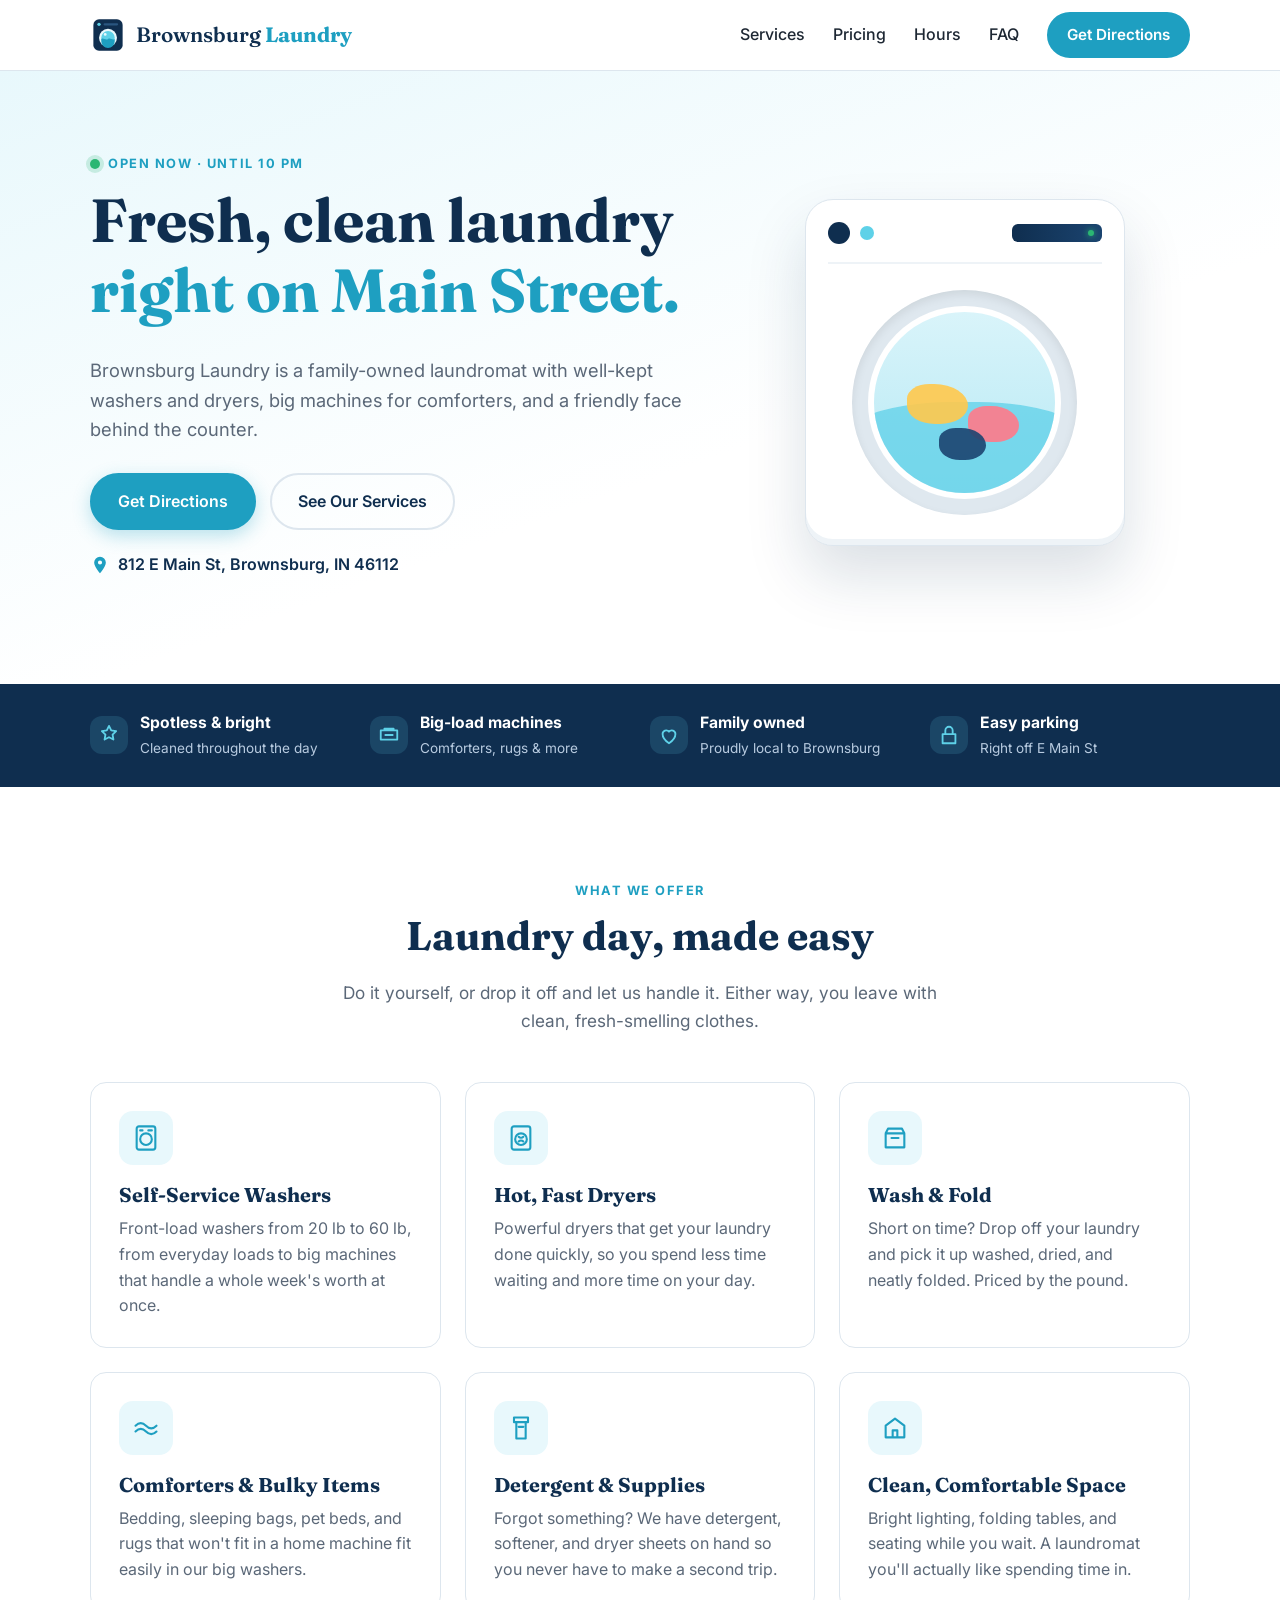
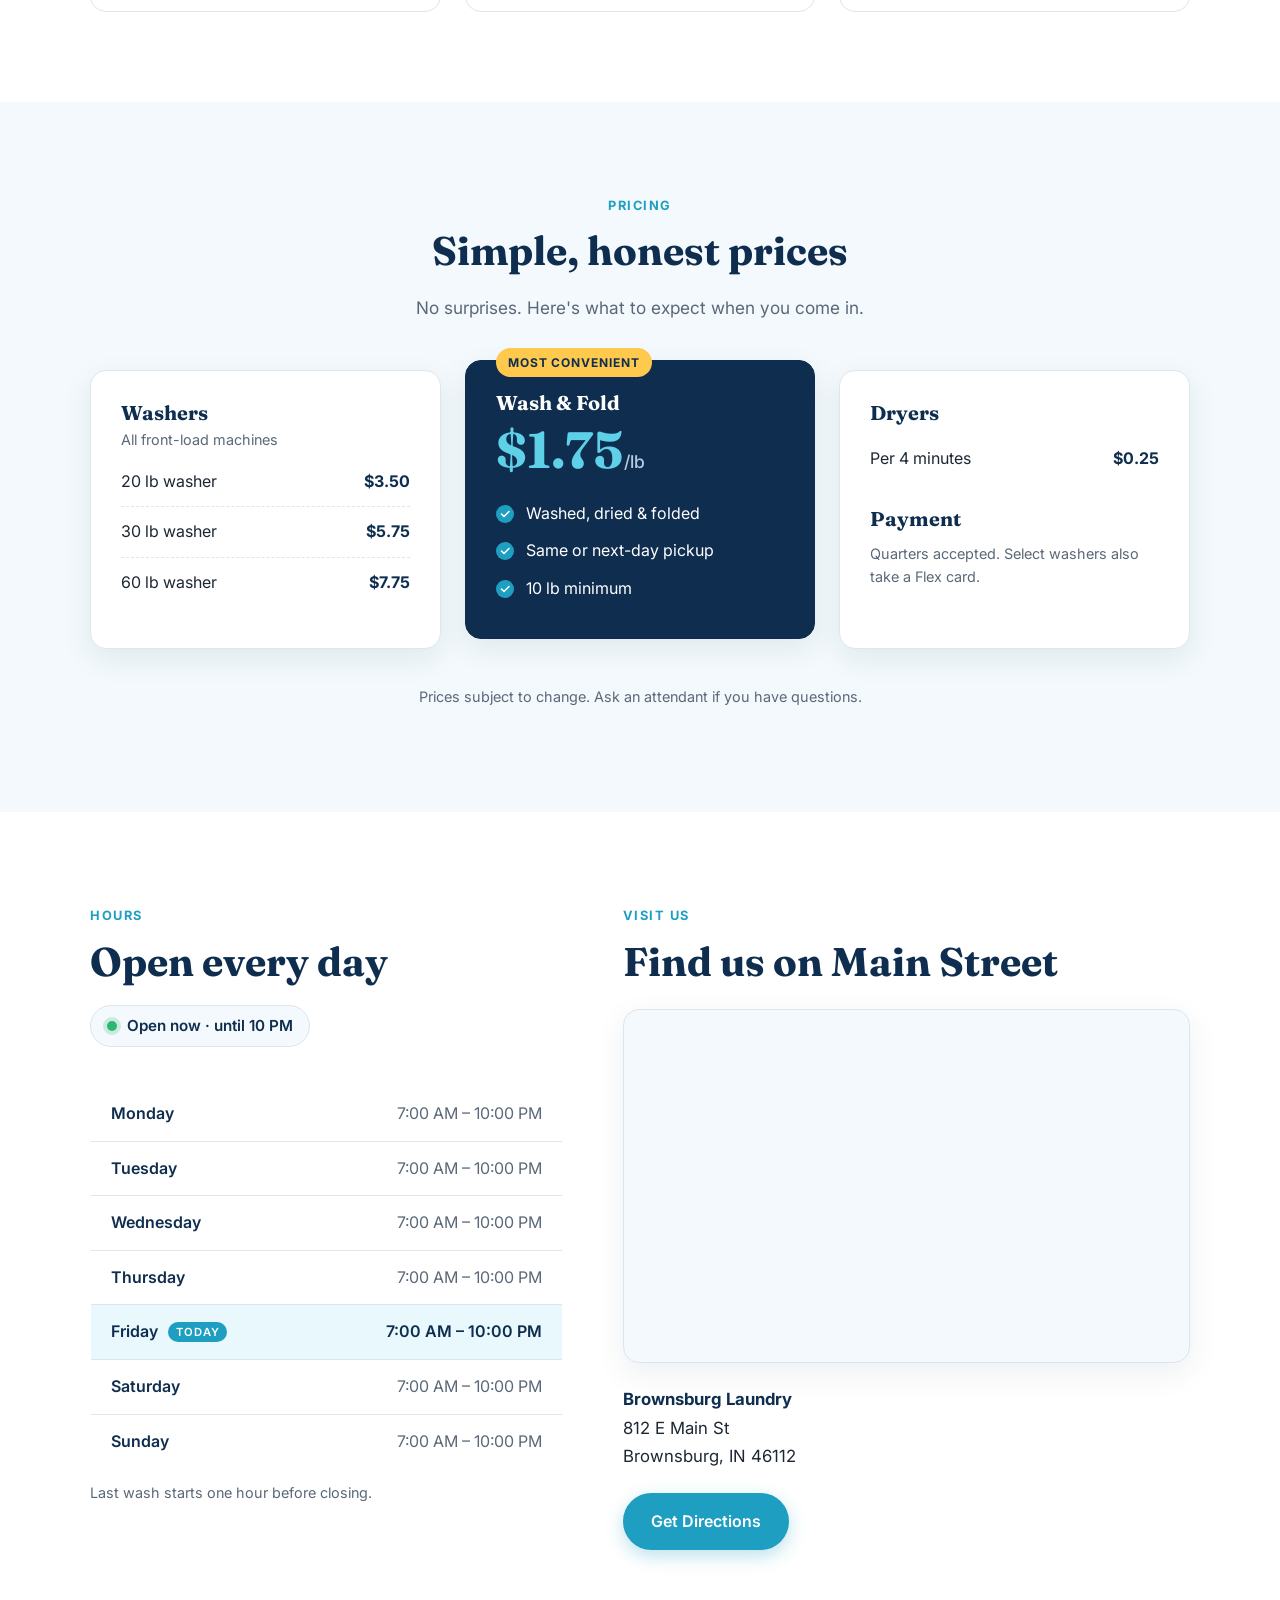
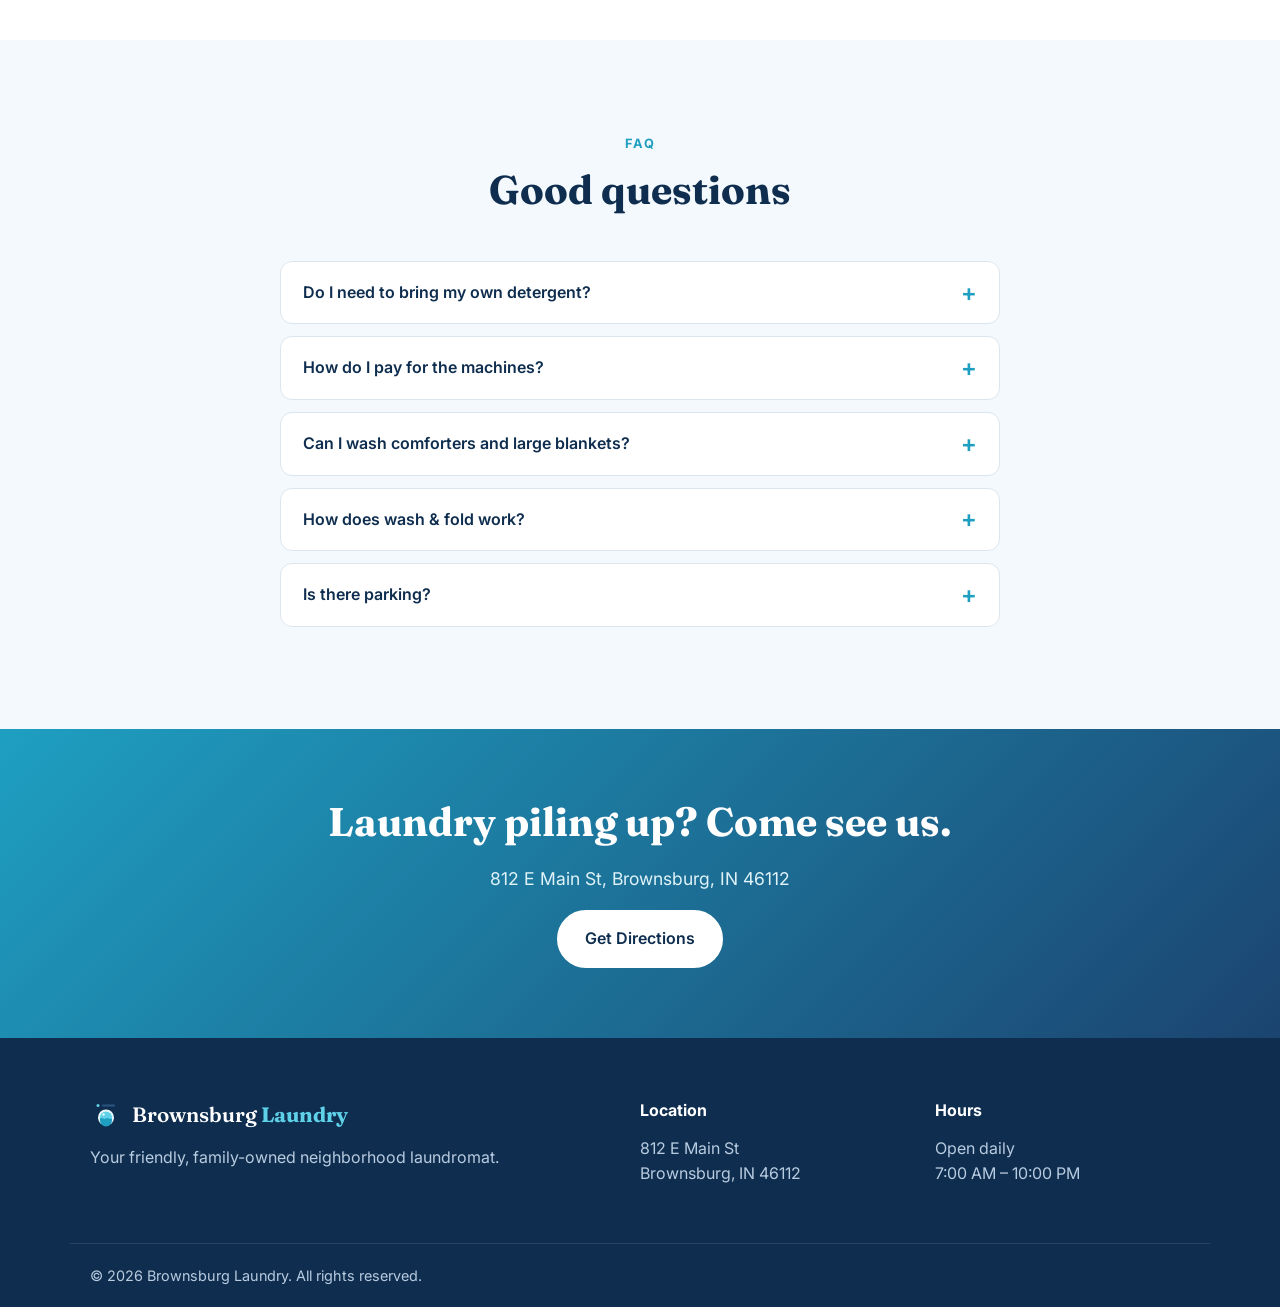
<file: index.html>
<!doctype html>
<html lang="en">
<head>
  <meta charset="utf-8">
  <meta name="viewport" content="width=device-width, initial-scale=1">
  <title>Brownsburg Laundry | Laundromat on E Main St, Brownsburg, IN</title>
  <meta name="description" content="Brownsburg Laundry is a clean, friendly, family-owned laundromat at 812 E Main St, Brownsburg, IN 46112. Self-service washers and dryers, wash & fold, and big-load machines.">
  <meta property="og:title" content="Brownsburg Laundry">
  <meta property="og:description" content="Clean, friendly, family-owned laundromat at 812 E Main St, Brownsburg, IN.">
  <meta property="og:type" content="website">
  <link rel="icon" href="assets/favicon.svg" type="image/svg+xml">
  <link rel="preconnect" href="https://fonts.googleapis.com">
  <link rel="preconnect" href="https://fonts.gstatic.com" crossorigin>
  <link href="https://fonts.googleapis.com/css2?family=Fraunces:opsz,wght@9..144,600;9..144,700&family=Inter:wght@400;500;600;700&display=swap" rel="stylesheet">
  <link rel="stylesheet" href="css/styles.css">

  <script type="application/ld+json">
  {
    "@context": "https://schema.org",
    "@type": "Laundromat",
    "name": "Brownsburg Laundry",
    "address": {
      "@type": "PostalAddress",
      "streetAddress": "812 E Main St",
      "addressLocality": "Brownsburg",
      "addressRegion": "IN",
      "postalCode": "46112",
      "addressCountry": "US"
    }
  }
  </script>
</head>
<body>
  <a class="skip-link" href="#main">Skip to content</a>

  <header class="site-header" id="top">
    <div class="container nav">
      <a class="brand" href="#top" aria-label="Brownsburg Laundry home">
        <img src="assets/favicon.svg" alt="" width="36" height="36">
        <span>Brownsburg <strong>Laundry</strong></span>
      </a>
      <button class="nav-toggle" aria-expanded="false" aria-controls="nav-menu" aria-label="Open menu">
        <span></span><span></span><span></span>
      </button>
      <nav id="nav-menu" class="nav-menu" aria-label="Main">
        <a href="#services">Services</a>
        <a href="#pricing">Pricing</a>
        <a href="#hours">Hours</a>
        <a href="#faq">FAQ</a>
        <a href="#visit" class="btn btn-small">Get Directions</a>
      </nav>
    </div>
  </header>

  <main id="main">
    <!-- HERO -->
    <section class="hero">
      <div class="bubbles" aria-hidden="true">
        <span></span><span></span><span></span><span></span><span></span><span></span><span></span><span></span>
      </div>
      <div class="container hero-inner">
        <div class="hero-copy">
          <p class="eyebrow"><span class="status-dot" data-open-dot></span><span data-open-status>Your neighborhood laundromat</span></p>
          <h1>Fresh, clean laundry <em>right on Main Street.</em></h1>
          <p class="lead">Brownsburg Laundry is a family-owned laundromat with well-kept washers and dryers, big machines for comforters, and a friendly face behind the counter.</p>
          <div class="hero-actions">
            <a class="btn" href="https://www.google.com/maps/dir/?api=1&destination=812+E+Main+St,+Brownsburg,+IN+46112" target="_blank" rel="noopener">Get Directions</a>
            <a class="btn btn-ghost" href="#services">See Our Services</a>
          </div>
          <p class="hero-address">
            <svg viewBox="0 0 24 24" aria-hidden="true"><path d="M12 2a7 7 0 0 0-7 7c0 5.25 7 13 7 13s7-7.75 7-13a7 7 0 0 0-7-7zm0 9.5A2.5 2.5 0 1 1 12 6.5a2.5 2.5 0 0 1 0 5z"/></svg>
            812 E Main St, Brownsburg, IN 46112
          </p>
        </div>
        <div class="hero-art" aria-hidden="true">
          <div class="washer">
            <div class="washer-top">
              <span class="knob"></span><span class="knob small"></span>
              <span class="panel"></span>
            </div>
            <div class="washer-door">
              <div class="washer-glass">
                <div class="water"></div>
                <div class="clothes"><i></i><i></i><i></i></div>
              </div>
            </div>
          </div>
        </div>
      </div>
    </section>

    <!-- HIGHLIGHTS -->
    <section class="highlights">
      <div class="container highlight-grid">
        <div class="highlight">
          <svg viewBox="0 0 24 24" aria-hidden="true"><path d="M12 2l2.4 4.9 5.4.8-3.9 3.8.9 5.4L12 14.4l-4.8 2.5.9-5.4L4.2 7.7l5.4-.8z"/></svg>
          <div><strong>Spotless &amp; bright</strong><span>Cleaned throughout the day</span></div>
        </div>
        <div class="highlight">
          <svg viewBox="0 0 24 24" aria-hidden="true"><path d="M3 7h18v10H3zM7 7V5h10v2M8 12h8"/></svg>
          <div><strong>Big-load machines</strong><span>Comforters, rugs &amp; more</span></div>
        </div>
        <div class="highlight">
          <svg viewBox="0 0 24 24" aria-hidden="true"><path d="M12 21s-7-4.35-7-10a4 4 0 0 1 7-2.65A4 4 0 0 1 19 11c0 5.65-7 10-7 10z"/></svg>
          <div><strong>Family owned</strong><span>Proudly local to Brownsburg</span></div>
        </div>
        <div class="highlight">
          <svg viewBox="0 0 24 24" aria-hidden="true"><path d="M5 11h14v10H5zM8 11V7a4 4 0 0 1 8 0v4"/></svg>
          <div><strong>Easy parking</strong><span>Right off E Main St</span></div>
        </div>
      </div>
    </section>

    <!-- SERVICES -->
    <section id="services" class="section">
      <div class="container">
        <div class="section-head">
          <p class="eyebrow">What we offer</p>
          <h2>Laundry day, made easy</h2>
          <p>Do it yourself, or drop it off and let us handle it. Either way, you leave with clean, fresh-smelling clothes.</p>
        </div>
        <div class="card-grid">
          <article class="card">
            <div class="card-icon">
              <svg viewBox="0 0 24 24" aria-hidden="true"><rect x="4" y="2" width="16" height="20" rx="2"/><circle cx="12" cy="13" r="5"/><path d="M7 5.5h2M14 5.5h3"/></svg>
            </div>
            <h3>Self-Service Washers</h3>
            <p>Front-load washers from 20 lb to 60 lb, from everyday loads to big machines that handle a whole week's worth at once.</p>
          </article>
          <article class="card">
            <div class="card-icon">
              <svg viewBox="0 0 24 24" aria-hidden="true"><rect x="4" y="2" width="16" height="20" rx="2"/><circle cx="12" cy="13" r="5"/><path d="M10 11c1 1 3 1 4 0M10 15c1-1 3-1 4 0"/></svg>
            </div>
            <h3>Hot, Fast Dryers</h3>
            <p>Powerful dryers that get your laundry done quickly, so you spend less time waiting and more time on your day.</p>
          </article>
          <article class="card">
            <div class="card-icon">
              <svg viewBox="0 0 24 24" aria-hidden="true"><path d="M4 8h16v12H4zM4 8l2-4h12l2 4M9 12h6"/></svg>
            </div>
            <h3>Wash &amp; Fold</h3>
            <p>Short on time? Drop off your laundry and pick it up washed, dried, and neatly folded. Priced by the pound.</p>
          </article>
          <article class="card">
            <div class="card-icon">
              <svg viewBox="0 0 24 24" aria-hidden="true"><path d="M3 10c3-3 6-3 9 0s6 3 9 0M3 15c3-3 6-3 9 0s6 3 9 0"/></svg>
            </div>
            <h3>Comforters &amp; Bulky Items</h3>
            <p>Bedding, sleeping bags, pet beds, and rugs that won't fit in a home machine fit easily in our big washers.</p>
          </article>
          <article class="card">
            <div class="card-icon">
              <svg viewBox="0 0 24 24" aria-hidden="true"><path d="M6 3h12v4H6zM8 7v14h8V7M10 11h4"/></svg>
            </div>
            <h3>Detergent &amp; Supplies</h3>
            <p>Forgot something? We have detergent, softener, and dryer sheets on hand so you never have to make a second trip.</p>
          </article>
          <article class="card">
            <div class="card-icon">
              <svg viewBox="0 0 24 24" aria-hidden="true"><path d="M4 20V10l8-6 8 6v10H4zM10 20v-6h4v6"/></svg>
            </div>
            <h3>Clean, Comfortable Space</h3>
            <p>Bright lighting, folding tables, and seating while you wait. A laundromat you'll actually like spending time in.</p>
          </article>
        </div>
      </div>
    </section>

    <!-- PRICING -->
    <!-- NOTE: Washer, dryer, and payment details are confirmed. Wash & fold details and the 40/50 lb washer prices are still to be filled in. -->
    <section id="pricing" class="section section-tint">
      <div class="container">
        <div class="section-head">
          <p class="eyebrow">Pricing</p>
          <h2>Simple, honest prices</h2>
          <p>No surprises. Here's what to expect when you come in.</p>
        </div>
        <div class="price-grid">
          <div class="price-card">
            <h3>Washers</h3>
            <p class="fine subhead">All front-load machines</p>
            <ul class="price-list">
              <li><span>20 lb washer</span><span class="price">$3.50</span></li>
              <li><span>30 lb washer</span><span class="price">$5.75</span></li>
              <!-- TODO: add 40 lb and 50 lb prices -->
              <li><span>60 lb washer</span><span class="price">$7.75</span></li>
            </ul>
          </div>
          <div class="price-card featured">
            <p class="tag">Most convenient</p>
            <h3>Wash &amp; Fold</h3>
            <p class="big-price">$1.75<small>/lb</small></p>
            <ul class="check-list">
              <li>Washed, dried &amp; folded</li>
              <li>Same or next-day pickup</li>
              <li>10 lb minimum</li>
            </ul>
          </div>
          <div class="price-card">
            <h3>Dryers</h3>
            <ul class="price-list">
              <li><span>Per 4 minutes</span><span class="price">$0.25</span></li>
            </ul>
            <h3 class="mt">Payment</h3>
            <p class="fine">Quarters accepted. Select washers also take a Flex card.</p>
          </div>
        </div>
        <p class="note">Prices subject to change. Ask an attendant if you have questions.</p>
      </div>
    </section>

    <!-- HOURS & LOCATION -->
    <section id="hours" class="section">
      <div class="container visit-grid">
        <div>
          <div class="section-head left">
            <p class="eyebrow">Hours</p>
            <h2>Open every day</h2>
            <p class="open-now"><span class="status-dot" data-open-dot></span><span data-open-status>Checking hours…</span></p>
          </div>
          <!-- NOTE: Hours are placeholders. Edit the HOURS table in js/main.js too, so the "Open now" badge stays accurate. -->
          <table class="hours-table" data-hours-table>
            <tbody>
              <tr data-day="1"><th scope="row">Monday</th><td>7:00 AM – 10:00 PM</td></tr>
              <tr data-day="2"><th scope="row">Tuesday</th><td>7:00 AM – 10:00 PM</td></tr>
              <tr data-day="3"><th scope="row">Wednesday</th><td>7:00 AM – 10:00 PM</td></tr>
              <tr data-day="4"><th scope="row">Thursday</th><td>7:00 AM – 10:00 PM</td></tr>
              <tr data-day="5"><th scope="row">Friday</th><td>7:00 AM – 10:00 PM</td></tr>
              <tr data-day="6"><th scope="row">Saturday</th><td>7:00 AM – 10:00 PM</td></tr>
              <tr data-day="0"><th scope="row">Sunday</th><td>7:00 AM – 10:00 PM</td></tr>
            </tbody>
          </table>
          <p class="fine">Last wash starts one hour before closing.</p>
        </div>

        <div id="visit">
          <div class="section-head left">
            <p class="eyebrow">Visit us</p>
            <h2>Find us on Main Street</h2>
          </div>
          <div class="map">
            <iframe
              title="Map showing Brownsburg Laundry at 812 E Main St, Brownsburg, IN"
              src="https://maps.google.com/maps?q=812%20E%20Main%20St%2C%20Brownsburg%2C%20IN%2046112&t=&z=15&ie=UTF8&iwloc=&output=embed"
              loading="lazy"
              referrerpolicy="no-referrer-when-downgrade"></iframe>
          </div>
          <address class="address-card">
            <strong>Brownsburg Laundry</strong><br>
            812 E Main St<br>
            Brownsburg, IN 46112
          </address>
          <a class="btn" href="https://www.google.com/maps/dir/?api=1&destination=812+E+Main+St,+Brownsburg,+IN+46112" target="_blank" rel="noopener">Get Directions</a>
        </div>
      </div>
    </section>

    <!-- FAQ -->
    <section id="faq" class="section section-tint">
      <div class="container narrow">
        <div class="section-head">
          <p class="eyebrow">FAQ</p>
          <h2>Good questions</h2>
        </div>
        <div class="faq">
          <details>
            <summary>Do I need to bring my own detergent?</summary>
            <p>You're welcome to bring your own, but you don't have to. We keep detergent, fabric softener, and dryer sheets available on site.</p>
          </details>
          <details>
            <summary>How do I pay for the machines?</summary>
            <p>Machines take quarters, and select washers also have a Flex card system.</p>
          </details>
          <details>
            <summary>Can I wash comforters and large blankets?</summary>
            <p>Yes! Our 60 lb front-load washers easily handle king-size comforters, sleeping bags, and other bulky items.</p>
          </details>
          <details>
            <summary>How does wash &amp; fold work?</summary>
            <p>Just drop off your laundry during business hours. We'll weigh it, wash it, dry it, and fold it. It's usually ready the same or next day.</p>
          </details>
          <details>
            <summary>Is there parking?</summary>
            <p>Yes, there's convenient parking right at the store on E Main St.</p>
          </details>
        </div>
      </div>
    </section>

    <!-- CTA -->
    <section class="cta">
      <div class="container cta-inner">
        <h2>Laundry piling up? Come see us.</h2>
        <p>812 E Main St, Brownsburg, IN 46112</p>
        <a class="btn btn-light" href="https://www.google.com/maps/dir/?api=1&destination=812+E+Main+St,+Brownsburg,+IN+46112" target="_blank" rel="noopener">Get Directions</a>
      </div>
    </section>
  </main>

  <footer class="site-footer">
    <div class="container footer-grid">
      <div>
        <a class="brand brand-light" href="#top">
          <img src="assets/favicon.svg" alt="" width="32" height="32">
          <span>Brownsburg <strong>Laundry</strong></span>
        </a>
        <p>Your friendly, family-owned neighborhood laundromat.</p>
      </div>
      <div>
        <h4>Location</h4>
        <p>812 E Main St<br>Brownsburg, IN 46112</p>
      </div>
      <div>
        <h4>Hours</h4>
        <p>Open daily<br>7:00 AM – 10:00 PM</p>
      </div>
    </div>
    <div class="container footer-bottom">
      <p>&copy; <span data-year></span> Brownsburg Laundry. All rights reserved.</p>
    </div>
  </footer>

  <script src="js/main.js"></script>
</body>
</html>
</file>
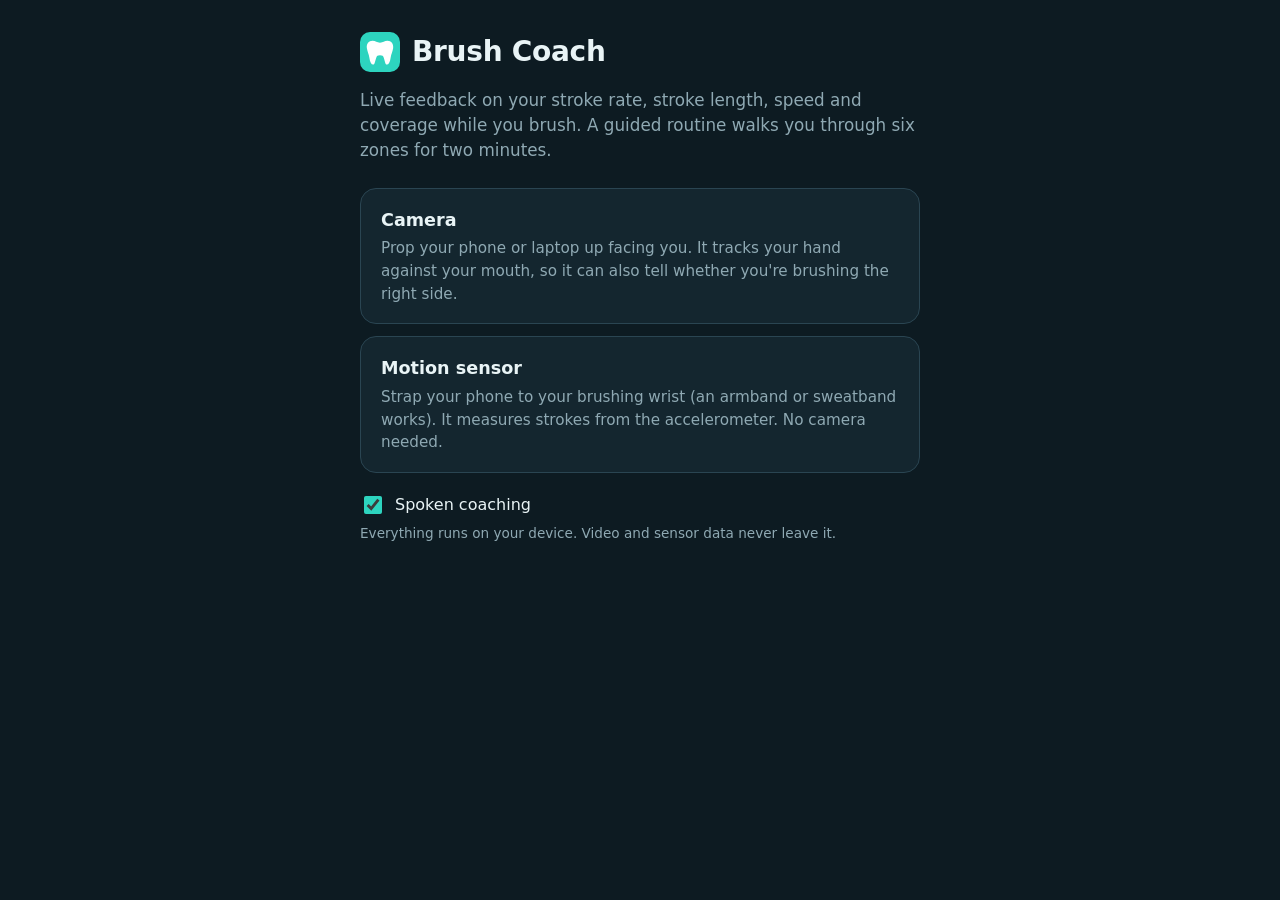
<file: brush/index.html>
<!doctype html>
<html lang="en">
<head>
  <meta charset="utf-8">
  <meta name="viewport" content="width=device-width, initial-scale=1, viewport-fit=cover">
  <title>Brush Coach</title>
  <meta name="description" content="Real-time feedback on your toothbrushing: stroke rate, stroke length, speed and zone coverage.">
  <meta name="theme-color" content="#0d1b22">
  <link rel="icon" href="icon.svg" type="image/svg+xml">
  <link rel="stylesheet" href="css/brush.css">
</head>
<body>
  <main class="app">
    <!-- Start screen -->
    <section id="intro" class="screen">
      <header class="brand">
        <img src="icon.svg" alt="" width="40" height="40">
        <h1>Brush Coach</h1>
      </header>
      <p class="lede">Live feedback on your stroke rate, stroke length, speed and coverage while you brush. A guided routine walks you through six zones for two minutes.</p>

      <div class="modes">
        <button class="mode" id="start-camera">
          <span class="mode-title">Camera</span>
          <span class="mode-desc">Prop your phone or laptop up facing you. It tracks your hand against your mouth, so it can also tell whether you're brushing the right side.</span>
        </button>
        <button class="mode" id="start-motion">
          <span class="mode-title">Motion sensor</span>
          <span class="mode-desc">Strap your phone to your brushing wrist (an armband or sweatband works). It measures strokes from the accelerometer. No camera needed.</span>
        </button>
      </div>

      <label class="toggle"><input type="checkbox" id="voice" checked> Spoken coaching</label>
      <p class="privacy">Everything runs on your device. Video and sensor data never leave it.</p>
      <p id="intro-error" class="error" role="alert" hidden></p>

      <section class="history" id="history" hidden>
        <h2>Recent sessions</h2>
        <ol id="history-list"></ol>
      </section>
    </section>

    <!-- Live session -->
    <section id="live" class="screen" hidden>
      <div class="stage" id="stage">
        <video id="video" playsinline muted></video>
        <canvas id="overlay"></canvas>
        <div class="motion-viz" id="motion-viz" hidden>
          <canvas id="trace"></canvas>
        </div>
        <div class="status" id="status" hidden></div>
        <div class="feedback" id="feedback" data-level="info">Starting…</div>
      </div>

      <div class="panel">
        <div class="routine">
          <div class="timer">
            <svg viewBox="0 0 120 120" aria-hidden="true">
              <circle class="ring-track" cx="60" cy="60" r="52"></circle>
              <circle class="ring-fill" id="ring" cx="60" cy="60" r="52" pathLength="100"></circle>
            </svg>
            <div class="timer-text"><span id="time-left">2:00</span><small>left</small></div>
          </div>
          <div class="zone-info">
            <span class="eyebrow">Now brushing</span>
            <span class="zone-name" id="zone-name">Upper left</span>
            <span class="zone-side" id="zone-side"></span>
          </div>
          <svg class="mouth" id="mouth" viewBox="0 0 200 176" role="img" aria-label="Brushing progress by zone"></svg>
        </div>

        <div class="metrics">
          <div class="metric" id="m-rate">
            <span class="metric-label">Stroke rate</span>
            <span class="metric-value"><b>–</b><small>/min</small></span>
            <div class="gauge"><i class="band"></i><i class="needle"></i></div>
          </div>
          <div class="metric" id="m-length">
            <span class="metric-label">Stroke length</span>
            <span class="metric-value"><b>–</b><small>cm</small></span>
            <div class="gauge"><i class="band"></i><i class="needle"></i></div>
          </div>
          <div class="metric" id="m-speed">
            <span class="metric-label">Brush speed</span>
            <span class="metric-value"><b>–</b><small>cm/s</small></span>
          </div>
          <div class="metric" id="m-score">
            <span class="metric-label">Technique</span>
            <span class="metric-value"><b>–</b><small>/100</small></span>
          </div>
          <div class="metric" id="m-strokes">
            <span class="metric-label">Strokes</span>
            <span class="metric-value"><b>0</b></span>
          </div>
          <div class="metric" id="m-accuracy">
            <span class="metric-label">On target</span>
            <span class="metric-value"><b>–</b><small>%</small></span>
          </div>
        </div>

        <button class="btn secondary" id="stop">Finish early</button>
      </div>
    </section>

    <!-- Results -->
    <section id="results" class="screen" hidden>
      <h1>Session report</h1>
      <div class="big-score"><span id="r-score">0</span><small>technique score</small></div>
      <div class="stats" id="r-stats"></div>
      <h2>By zone</h2>
      <ul class="zone-bars" id="r-zones"></ul>
      <h2>Tips for next time</h2>
      <ul class="tips" id="r-tips"></ul>
      <button class="btn" id="again">Done</button>
    </section>
  </main>

  <script type="module" src="js/app.js"></script>
</body>
</html>
</file>
<file: css/styles.css>
:root {
  --navy: #0f2e4f;
  --navy-2: #1b4470;
  --aqua: #1e9fc1;
  --aqua-light: #5ed1e8;
  --foam: #e8f8fc;
  --sun: #ffc94d;
  --ink: #1d2733;
  --muted: #5b6878;
  --line: #dde6ee;
  --bg: #ffffff;
  --tint: #f3f9fc;
  --radius: 16px;
  --shadow: 0 10px 30px rgba(15, 46, 79, 0.08);
  --font-body: "Inter", system-ui, -apple-system, "Segoe UI", Roboto, sans-serif;
  --font-head: "Fraunces", Georgia, serif;
}

*,
*::before,
*::after { box-sizing: border-box; }

html { scroll-behavior: smooth; scroll-padding-top: 80px; }

body {
  margin: 0;
  font-family: var(--font-body);
  color: var(--ink);
  background: var(--bg);
  line-height: 1.6;
  -webkit-font-smoothing: antialiased;
}

img, svg { display: block; max-width: 100%; }

a { color: var(--aqua); }

h1, h2, h3 {
  font-family: var(--font-head);
  color: var(--navy);
  line-height: 1.15;
  margin: 0 0 0.5em;
}

h1 { font-size: clamp(2.3rem, 5.5vw, 3.8rem); }
h2 { font-size: clamp(1.8rem, 3.5vw, 2.5rem); }
h3 { font-size: 1.25rem; }

p { margin: 0 0 1em; }

.container {
  width: 100%;
  max-width: 1140px;
  margin: 0 auto;
  padding: 0 20px;
}
.container.narrow { max-width: 760px; }

.skip-link {
  position: absolute;
  left: -999px;
  top: 8px;
  background: var(--navy);
  color: #fff;
  padding: 8px 14px;
  border-radius: 8px;
  z-index: 100;
}
.skip-link:focus { left: 8px; }

/* Buttons */
.btn {
  display: inline-flex;
  align-items: center;
  justify-content: center;
  gap: 8px;
  background: var(--aqua);
  color: #fff;
  font-weight: 600;
  text-decoration: none;
  padding: 14px 26px;
  border-radius: 999px;
  border: 2px solid var(--aqua);
  transition: transform 0.15s ease, background 0.15s ease, box-shadow 0.15s ease;
  box-shadow: 0 6px 18px rgba(30, 159, 193, 0.3);
}
.btn:hover { background: #178aa8; border-color: #178aa8; transform: translateY(-2px); }
.btn:focus-visible { outline: 3px solid var(--sun); outline-offset: 3px; }
.btn-small { padding: 9px 18px; font-size: 0.95rem; box-shadow: none; }
.btn-ghost {
  background: transparent;
  color: var(--navy);
  border-color: var(--line);
  box-shadow: none;
}
.btn-ghost:hover { background: var(--foam); border-color: var(--aqua-light); }
.btn-light { background: #fff; color: var(--navy); border-color: #fff; box-shadow: none; }
.btn-light:hover { background: var(--foam); border-color: var(--foam); }

/* Header */
.site-header {
  position: sticky;
  top: 0;
  z-index: 50;
  background: rgba(255, 255, 255, 0.92);
  backdrop-filter: blur(10px);
  border-bottom: 1px solid var(--line);
}
.nav {
  display: flex;
  align-items: center;
  justify-content: space-between;
  height: 70px;
}
.brand {
  display: flex;
  align-items: center;
  gap: 10px;
  text-decoration: none;
  color: var(--navy);
  font-family: var(--font-head);
  font-size: 1.3rem;
  font-weight: 600;
}
.brand strong { color: var(--aqua); }
.brand-light { color: #fff; }
.brand-light strong { color: var(--aqua-light); }

.nav-menu { display: flex; align-items: center; gap: 28px; }
.nav-menu a:not(.btn) {
  color: var(--ink);
  text-decoration: none;
  font-weight: 500;
}
.nav-menu a:not(.btn):hover { color: var(--aqua); }

.nav-toggle {
  display: none;
  background: none;
  border: 0;
  padding: 8px;
  cursor: pointer;
}
.nav-toggle span {
  display: block;
  width: 24px;
  height: 2px;
  background: var(--navy);
  margin: 5px 0;
  transition: transform 0.2s, opacity 0.2s;
}
.nav-toggle[aria-expanded="true"] span:nth-child(1) { transform: translateY(7px) rotate(45deg); }
.nav-toggle[aria-expanded="true"] span:nth-child(2) { opacity: 0; }
.nav-toggle[aria-expanded="true"] span:nth-child(3) { transform: translateY(-7px) rotate(-45deg); }

/* Hero */
.hero {
  position: relative;
  overflow: hidden;
  background: linear-gradient(160deg, var(--foam) 0%, #ffffff 60%);
  padding: 80px 0 90px;
}
.hero-inner {
  position: relative;
  display: grid;
  grid-template-columns: 1.15fr 0.85fr;
  align-items: center;
  gap: 40px;
}
.hero h1 em {
  font-style: normal;
  color: var(--aqua);
  display: block;
}
.lead { font-size: 1.15rem; color: var(--muted); max-width: 34em; }
.hero-actions { display: flex; flex-wrap: wrap; gap: 14px; margin: 28px 0 22px; }
.hero-address {
  display: flex;
  align-items: center;
  gap: 8px;
  color: var(--navy);
  font-weight: 600;
}
.hero-address svg { width: 20px; height: 20px; fill: var(--aqua); }

.eyebrow {
  display: inline-flex;
  align-items: center;
  gap: 8px;
  text-transform: uppercase;
  letter-spacing: 0.12em;
  font-size: 0.8rem;
  font-weight: 700;
  color: var(--aqua);
  margin-bottom: 12px;
}

.status-dot {
  width: 10px;
  height: 10px;
  border-radius: 50%;
  background: var(--muted);
  display: inline-block;
  flex-shrink: 0;
}
.status-dot.open { background: #2bb673; box-shadow: 0 0 0 4px rgba(43, 182, 115, 0.2); }
.status-dot.closed { background: #d9534f; box-shadow: 0 0 0 4px rgba(217, 83, 79, 0.18); }

/* Bubbles */
.bubbles span {
  position: absolute;
  bottom: -60px;
  border-radius: 50%;
  background: radial-gradient(circle at 30% 30%, rgba(255, 255, 255, 0.95), rgba(94, 209, 232, 0.25) 60%, rgba(94, 209, 232, 0.1));
  border: 1px solid rgba(94, 209, 232, 0.35);
  animation: rise linear infinite;
}
.bubbles span:nth-child(1) { left: 5%;  width: 30px; height: 30px; animation-duration: 14s; }
.bubbles span:nth-child(2) { left: 18%; width: 16px; height: 16px; animation-duration: 10s; animation-delay: 2s; }
.bubbles span:nth-child(3) { left: 35%; width: 44px; height: 44px; animation-duration: 18s; animation-delay: 4s; }
.bubbles span:nth-child(4) { left: 50%; width: 20px; height: 20px; animation-duration: 12s; animation-delay: 1s; }
.bubbles span:nth-child(5) { left: 64%; width: 34px; height: 34px; animation-duration: 16s; animation-delay: 6s; }
.bubbles span:nth-child(6) { left: 78%; width: 14px; height: 14px; animation-duration: 9s;  animation-delay: 3s; }
.bubbles span:nth-child(7) { left: 88%; width: 26px; height: 26px; animation-duration: 13s; animation-delay: 5s; }
.bubbles span:nth-child(8) { left: 95%; width: 40px; height: 40px; animation-duration: 20s; animation-delay: 8s; }

@keyframes rise {
  0%   { transform: translate(0, 0); opacity: 0; }
  10%  { opacity: 1; }
  50%  { transform: translate(18px, -50vh); }
  100% { transform: translate(-10px, -100vh); opacity: 0; }
}

/* Washer illustration */
.hero-art { display: flex; justify-content: center; }
.washer {
  width: min(320px, 80vw);
  background: #fff;
  border-radius: 28px;
  box-shadow: 0 30px 60px rgba(15, 46, 79, 0.15), inset 0 -6px 0 #eef3f7;
  border: 1px solid var(--line);
  padding: 22px;
}
.washer-top {
  display: flex;
  align-items: center;
  gap: 10px;
  padding-bottom: 18px;
  border-bottom: 2px solid #eef3f7;
}
.knob { width: 22px; height: 22px; border-radius: 50%; background: var(--navy); }
.knob.small { width: 14px; height: 14px; background: var(--aqua-light); }
.panel {
  margin-left: auto;
  width: 90px;
  height: 18px;
  border-radius: 6px;
  background: linear-gradient(90deg, var(--navy) 0%, var(--navy-2) 100%);
  position: relative;
}
.panel::after {
  content: "";
  position: absolute;
  right: 8px;
  top: 6px;
  width: 6px;
  height: 6px;
  border-radius: 50%;
  background: #2bb673;
  box-shadow: 0 0 6px #2bb673;
}
.washer-door {
  margin: 26px auto 8px;
  width: 82%;
  aspect-ratio: 1;
  border-radius: 50%;
  background: #dfe8ef;
  padding: 16px;
  box-shadow: inset 0 4px 10px rgba(0, 0, 0, 0.08);
}
.washer-glass {
  position: relative;
  width: 100%;
  height: 100%;
  border-radius: 50%;
  overflow: hidden;
  background: linear-gradient(180deg, #d9f4fa, #b6e9f4);
  border: 6px solid #fff;
  animation: spin 6s linear infinite;
}
.water {
  position: absolute;
  left: -25%;
  bottom: -10%;
  width: 150%;
  height: 60%;
  background: var(--aqua-light);
  border-radius: 45%;
  opacity: 0.75;
  animation: slosh 3s ease-in-out infinite;
}
.clothes i {
  position: absolute;
  border-radius: 40% 60% 50% 50%;
  opacity: 0.9;
}
.clothes i:nth-child(1) { width: 34%; height: 22%; left: 18%; top: 40%; background: var(--sun); }
.clothes i:nth-child(2) { width: 28%; height: 20%; left: 52%; top: 52%; background: #ff7a8a; }
.clothes i:nth-child(3) { width: 26%; height: 18%; left: 36%; top: 64%; background: var(--navy-2); }

@keyframes spin { to { transform: rotate(360deg); } }
@keyframes slosh {
  0%, 100% { transform: translateX(0) rotate(0deg); }
  50% { transform: translateX(6%) rotate(8deg); }
}

/* Highlights */
.highlights { background: var(--navy); color: #fff; padding: 26px 0; }
.highlight-grid { display: grid; grid-template-columns: repeat(4, 1fr); gap: 20px; }
.highlight { display: flex; align-items: center; gap: 12px; }
.highlight svg {
  width: 38px;
  height: 38px;
  padding: 8px;
  border-radius: 12px;
  background: rgba(94, 209, 232, 0.15);
  fill: none;
  stroke: var(--aqua-light);
  stroke-width: 2;
  stroke-linecap: round;
  stroke-linejoin: round;
  flex-shrink: 0;
}
.highlight strong { display: block; font-size: 0.98rem; }
.highlight span { font-size: 0.85rem; color: #b8cbe0; }

/* Sections */
.section { padding: 90px 0; }
.section-tint { background: var(--tint); }
.section-head { text-align: center; max-width: 640px; margin: 0 auto 48px; }
.section-head p:not(.eyebrow) { color: var(--muted); font-size: 1.08rem; }
.section-head.left { text-align: left; margin: 0 0 24px; }

/* Cards */
.card-grid { display: grid; grid-template-columns: repeat(3, 1fr); gap: 24px; }
.card {
  background: #fff;
  border: 1px solid var(--line);
  border-radius: var(--radius);
  padding: 28px;
  transition: transform 0.2s ease, box-shadow 0.2s ease, border-color 0.2s ease;
}
.card:hover { transform: translateY(-4px); box-shadow: var(--shadow); border-color: var(--aqua-light); }
.card p { color: var(--muted); margin: 0; }
.card-icon {
  width: 54px;
  height: 54px;
  border-radius: 14px;
  background: var(--foam);
  display: grid;
  place-items: center;
  margin-bottom: 18px;
}
.card-icon svg {
  width: 28px;
  height: 28px;
  fill: none;
  stroke: var(--aqua);
  stroke-width: 1.8;
  stroke-linecap: round;
  stroke-linejoin: round;
}

/* Pricing */
.price-grid { display: grid; grid-template-columns: repeat(3, 1fr); gap: 24px; align-items: stretch; }
.price-card {
  position: relative;
  background: #fff;
  border: 1px solid var(--line);
  border-radius: var(--radius);
  padding: 30px;
  box-shadow: var(--shadow);
}
.price-card.featured {
  background: var(--navy);
  color: #fff;
  border-color: var(--navy);
  transform: translateY(-10px);
}
.price-card.featured h3 { color: #fff; }
.tag {
  position: absolute;
  top: -13px;
  left: 30px;
  background: var(--sun);
  color: var(--navy);
  font-size: 0.75rem;
  font-weight: 700;
  text-transform: uppercase;
  letter-spacing: 0.08em;
  padding: 5px 12px;
  border-radius: 999px;
  margin: 0;
}
.price-list { list-style: none; padding: 0; margin: 0; }
.price-list li {
  display: flex;
  justify-content: space-between;
  padding: 12px 0;
  border-bottom: 1px dashed var(--line);
}
.price-list li:last-child { border-bottom: 0; }
.price { font-weight: 700; color: var(--navy); }
.big-price {
  font-family: var(--font-head);
  font-size: 3.2rem;
  font-weight: 700;
  color: var(--aqua-light);
  line-height: 1;
  margin: 8px 0 20px;
}
.big-price small { font-size: 1.1rem; color: #b8cbe0; font-family: var(--font-body); font-weight: 500; }
.check-list { list-style: none; padding: 0; margin: 0; }
.check-list li { padding: 6px 0 6px 30px; position: relative; }
.check-list li::before {
  content: "";
  position: absolute;
  left: 0;
  top: 10px;
  width: 18px;
  height: 18px;
  border-radius: 50%;
  background: var(--aqua) url("data:image/svg+xml,%3Csvg xmlns='http://www.w3.org/2000/svg' viewBox='0 0 24 24' fill='none' stroke='white' stroke-width='3' stroke-linecap='round' stroke-linejoin='round'%3E%3Cpath d='M5 12l5 5L20 7'/%3E%3C/svg%3E") center / 12px no-repeat;
}
.fine { font-size: 0.9rem; color: var(--muted); margin-top: 12px; }
.mt { margin-top: 24px; }
.fine.subhead { margin: -6px 0 6px; }
.note { text-align: center; color: var(--muted); font-size: 0.9rem; margin-top: 36px; }

/* Hours & visit */
.visit-grid { display: grid; grid-template-columns: 1fr 1.2fr; gap: 60px; align-items: start; }
.open-now {
  display: inline-flex;
  align-items: center;
  gap: 10px;
  background: var(--tint);
  border: 1px solid var(--line);
  padding: 8px 16px;
  border-radius: 999px;
  font-weight: 600;
  color: var(--navy) !important;
  font-size: 0.95rem !important;
}
.hours-table {
  width: 100%;
  border-collapse: collapse;
  background: #fff;
  border: 1px solid var(--line);
  border-radius: var(--radius);
  overflow: hidden;
}
.hours-table th,
.hours-table td { padding: 14px 20px; text-align: left; border-bottom: 1px solid var(--line); }
.hours-table tr:last-child th,
.hours-table tr:last-child td { border-bottom: 0; }
.hours-table th { font-weight: 600; color: var(--navy); }
.hours-table td { text-align: right; color: var(--muted); white-space: nowrap; }
.hours-table tr.today { background: var(--foam); }
.hours-table tr.today th::after {
  content: "Today";
  margin-left: 10px;
  font-size: 0.7rem;
  text-transform: uppercase;
  letter-spacing: 0.08em;
  background: var(--aqua);
  color: #fff;
  padding: 3px 8px;
  border-radius: 999px;
  vertical-align: middle;
}
.hours-table tr.today td { color: var(--navy); font-weight: 600; }

.map {
  border-radius: var(--radius);
  overflow: hidden;
  border: 1px solid var(--line);
  box-shadow: var(--shadow);
  aspect-ratio: 16 / 10;
  background: var(--tint);
}
.map iframe { width: 100%; height: 100%; border: 0; display: block; }
.address-card {
  font-style: normal;
  margin: 22px 0;
  line-height: 1.7;
  font-size: 1.05rem;
}
.address-card strong { color: var(--navy); }

/* FAQ */
.faq details {
  background: #fff;
  border: 1px solid var(--line);
  border-radius: 12px;
  margin-bottom: 12px;
  padding: 0 22px;
  transition: border-color 0.2s;
}
.faq details[open] { border-color: var(--aqua-light); }
.faq summary {
  cursor: pointer;
  list-style: none;
  padding: 18px 30px 18px 0;
  font-weight: 600;
  color: var(--navy);
  position: relative;
}
.faq summary::-webkit-details-marker { display: none; }
.faq summary::after {
  content: "+";
  position: absolute;
  right: 0;
  top: 50%;
  transform: translateY(-50%);
  font-size: 1.5rem;
  color: var(--aqua);
  transition: transform 0.2s;
}
.faq details[open] summary::after { transform: translateY(-50%) rotate(45deg); }
.faq details p { color: var(--muted); padding-bottom: 18px; margin: 0; }

/* CTA */
.cta {
  background: linear-gradient(135deg, var(--aqua) 0%, var(--navy-2) 100%);
  color: #fff;
  padding: 70px 0;
  text-align: center;
}
.cta h2 { color: #fff; }
.cta p { color: #dff3f9; font-size: 1.1rem; }

/* Footer */
.site-footer { background: var(--navy); color: #b8cbe0; padding: 60px 0 0; }
.footer-grid { display: grid; grid-template-columns: 2fr 1fr 1fr; gap: 40px; }
.site-footer h4 { color: #fff; margin: 0 0 12px; font-size: 1rem; }
.site-footer .brand { margin-bottom: 14px; }
.footer-bottom {
  border-top: 1px solid rgba(255, 255, 255, 0.1);
  margin-top: 40px;
  padding-top: 20px;
  padding-bottom: 20px;
  font-size: 0.9rem;
}
.footer-bottom p { margin: 0; }

/* Responsive */
@media (max-width: 960px) {
  .hero-inner { grid-template-columns: 1fr; text-align: center; }
  .hero-copy .lead { margin-left: auto; margin-right: auto; }
  .hero-actions, .hero-address { justify-content: center; }
  .hero-art { order: -1; }
  .washer { width: 220px; padding: 16px; }
  .card-grid { grid-template-columns: repeat(2, 1fr); }
  .price-grid { grid-template-columns: 1fr; max-width: 460px; margin: 0 auto; }
  .price-card.featured { transform: none; }
  .highlight-grid { grid-template-columns: repeat(2, 1fr); }
  .visit-grid { grid-template-columns: 1fr; gap: 50px; }
}

@media (max-width: 760px) {
  .nav-toggle { display: block; }
  .nav-menu {
    position: absolute;
    top: 70px;
    left: 0;
    right: 0;
    flex-direction: column;
    align-items: stretch;
    gap: 0;
    background: #fff;
    border-bottom: 1px solid var(--line);
    padding: 10px 20px 20px;
    display: none;
  }
  .nav-menu.open { display: flex; }
  .nav-menu a:not(.btn) { padding: 12px 0; border-bottom: 1px solid var(--line); }
  .nav-menu .btn { margin-top: 14px; }
  .hero { padding: 50px 0 60px; }
  .section { padding: 64px 0; }
  .card-grid { grid-template-columns: 1fr; }
  .footer-grid { grid-template-columns: 1fr; gap: 24px; }
}

@media (max-width: 480px) {
  .highlight-grid { grid-template-columns: 1fr; }
  .hero-actions .btn { width: 100%; }
}

@media (prefers-reduced-motion: reduce) {
  *, *::before, *::after { animation: none !important; transition: none !important; }
  html { scroll-behavior: auto; }
}

@media (max-width: 420px) {
  .hours-table th,
  .hours-table td { padding: 12px 14px; font-size: 0.92rem; }
}
</file>
<file: brush/css/brush.css>
:root {
  --bg: #0d1b22;
  --surface: #14262f;
  --surface-2: #1b313c;
  --line: #2a4552;
  --ink: #e9f4f6;
  --muted: #8fa9b3;
  --accent: #2dd4bf;
  --good: #34d399;
  --warn: #fbbf24;
  --bad: #f87171;
  --info: #7dd3fc;
  --radius: 16px;
  --font: "Inter", system-ui, -apple-system, "Segoe UI", Roboto, sans-serif;
  color-scheme: dark;
}

* { box-sizing: border-box; }
html, body { margin: 0; }
body {
  background: var(--bg);
  color: var(--ink);
  font-family: var(--font);
  line-height: 1.5;
  -webkit-font-smoothing: antialiased;
}
[hidden] { display: none !important; }
h1 { font-size: 1.75rem; line-height: 1.2; margin: 0; letter-spacing: -0.01em; }
h2 { font-size: 1rem; margin: 28px 0 12px; color: var(--muted); font-weight: 600; text-transform: uppercase; letter-spacing: 0.06em; }

.app { max-width: 1100px; margin: 0 auto; padding: 20px 16px calc(24px + env(safe-area-inset-bottom)); }
.screen { animation: fade 0.25s ease; }
@keyframes fade { from { opacity: 0; transform: translateY(6px); } }

/* Start screen */
#intro, #results { max-width: 560px; margin: 0 auto; }
.brand { display: flex; align-items: center; gap: 12px; margin: 12px 0 16px; }
.lede { color: var(--muted); margin: 0 0 24px; font-size: 1.05rem; }
.modes { display: grid; gap: 12px; }
.mode {
  text-align: left; display: grid; gap: 4px; padding: 18px 20px;
  background: var(--surface); color: var(--ink);
  border: 1px solid var(--line); border-radius: var(--radius);
  font: inherit; cursor: pointer; transition: border-color 0.15s, background 0.15s;
}
.mode:hover, .mode:focus-visible { border-color: var(--accent); background: var(--surface-2); outline: none; }
.mode:disabled { opacity: 0.6; cursor: progress; }
.mode-title { font-weight: 700; font-size: 1.1rem; }
.mode-desc { color: var(--muted); font-size: 0.95rem; }
.toggle { display: flex; align-items: center; gap: 10px; margin: 20px 0 6px; cursor: pointer; }
.toggle input { width: 18px; height: 18px; accent-color: var(--accent); }
.privacy { color: var(--muted); font-size: 0.85rem; margin: 0; }
.error { color: var(--bad); background: rgb(248 113 113 / 0.1); border: 1px solid rgb(248 113 113 / 0.3); padding: 12px 14px; border-radius: 12px; }

.history ol { list-style: none; margin: 0; padding: 0; display: grid; gap: 8px; }
.history li {
  display: flex; justify-content: space-between; gap: 12px; align-items: center;
  padding: 12px 14px; background: var(--surface); border-radius: 12px; font-size: 0.95rem;
}
.history .h-score { font-weight: 700; font-variant-numeric: tabular-nums; }
.history .h-meta { color: var(--muted); font-size: 0.85rem; }

/* Live session */
#live { display: grid; gap: 16px; }
@media (min-width: 900px) {
  #live { grid-template-columns: 1.3fr 1fr; align-items: start; }
}
.stage {
  position: relative; border-radius: var(--radius); overflow: hidden;
  background: #000; aspect-ratio: 4 / 3;
}
.stage video, .stage canvas#overlay {
  position: absolute; inset: 0; width: 100%; height: 100%; object-fit: cover;
  transform: scaleX(-1); /* mirror, like a bathroom mirror */
}
.motion-viz { position: absolute; inset: 0; background: var(--surface); }
.motion-viz canvas { width: 100%; height: 100%; display: block; }
.status {
  position: absolute; inset: 0; display: grid; place-items: center; text-align: center;
  padding: 24px; background: rgb(13 27 34 / 0.8); color: var(--ink); font-weight: 500;
}
.feedback {
  position: absolute; left: 12px; right: 12px; bottom: 12px;
  padding: 14px 16px; border-radius: 12px; text-align: center;
  font-weight: 700; font-size: clamp(1rem, 3.6vw, 1.35rem);
  background: rgb(13 27 34 / 0.85); backdrop-filter: blur(6px);
  border: 2px solid var(--info); transition: border-color 0.2s, color 0.2s;
}
.feedback[data-level="good"] { border-color: var(--good); color: var(--good); }
.feedback[data-level="warn"] { border-color: var(--warn); color: var(--warn); }
.feedback[data-level="bad"] { border-color: var(--bad); color: var(--bad); }
.feedback[data-level="info"] { border-color: var(--info); color: var(--ink); }

.panel { display: grid; gap: 16px; }
.routine {
  display: grid; grid-template-columns: auto 1fr; gap: 12px 16px; align-items: center;
  background: var(--surface); border-radius: var(--radius); padding: 16px;
}
.timer { position: relative; width: 96px; height: 96px; }
.timer svg { width: 100%; height: 100%; transform: rotate(-90deg); }
.ring-track { fill: none; stroke: var(--surface-2); stroke-width: 10; }
.ring-fill { fill: none; stroke: var(--accent); stroke-width: 10; stroke-linecap: round; stroke-dasharray: 0 100; transition: stroke-dasharray 0.3s linear; }
.timer-text { position: absolute; inset: 0; display: grid; place-content: center; text-align: center; line-height: 1.1; }
.timer-text span { font-size: 1.5rem; font-weight: 700; font-variant-numeric: tabular-nums; }
.timer-text small { color: var(--muted); font-size: 0.75rem; }
.zone-info { display: grid; }
.eyebrow { color: var(--muted); font-size: 0.8rem; text-transform: uppercase; letter-spacing: 0.06em; }
.zone-name { font-size: 1.5rem; font-weight: 700; text-transform: capitalize; }
.zone-side { color: var(--muted); font-size: 0.9rem; min-height: 1.4em; }
.zone-side.ok { color: var(--good); }
.zone-side.off { color: var(--warn); }
.mouth { grid-column: 1 / -1; width: 100%; max-height: 180px; }
.mouth .seg-track { fill: none; stroke: var(--surface-2); stroke-width: 22; stroke-linecap: round; }
.mouth .seg-fill { fill: none; stroke: var(--accent); stroke-width: 22; stroke-linecap: round; stroke-dasharray: 0 100; transition: stroke-dasharray 0.3s linear; }
.mouth .seg-current { fill: none; stroke: var(--ink); stroke-width: 2; stroke-dasharray: 3 4; opacity: 0; }
.mouth .current .seg-current { opacity: 0.9; }
.mouth .done .seg-fill { stroke: var(--good); }
.mouth text { fill: var(--muted); font-size: 10px; font-family: var(--font); }

.metrics { display: grid; grid-template-columns: repeat(2, 1fr); gap: 10px; }
@media (min-width: 560px) { .metrics { grid-template-columns: repeat(3, 1fr); } }
.metric { background: var(--surface); border-radius: 14px; padding: 12px 14px; display: grid; gap: 2px; }
.metric-label { color: var(--muted); font-size: 0.8rem; }
.metric-value { font-variant-numeric: tabular-nums; }
.metric-value b { font-size: 1.6rem; }
.metric-value small { color: var(--muted); margin-left: 3px; }
.metric[data-level="good"] b { color: var(--good); }
.metric[data-level="warn"] b { color: var(--warn); }
.metric[data-level="bad"] b { color: var(--bad); }
.gauge { position: relative; height: 6px; border-radius: 3px; background: var(--surface-2); margin-top: 6px; }
.gauge .band { position: absolute; top: 0; bottom: 0; background: rgb(52 211 153 / 0.35); border-radius: 3px; }
.gauge .needle { position: absolute; top: -3px; width: 4px; height: 12px; margin-left: -2px; border-radius: 2px; background: var(--ink); transition: left 0.15s linear; left: 0; opacity: 0; }
.gauge.on .needle { opacity: 1; }

.btn {
  font: inherit; font-weight: 700; padding: 14px 20px; border-radius: 12px; border: 0;
  background: var(--accent); color: #062521; cursor: pointer; width: 100%;
}
.btn.secondary { background: var(--surface-2); color: var(--ink); }
.btn:focus-visible { outline: 2px solid var(--ink); outline-offset: 2px; }

/* Results */
#results h1 { margin-top: 12px; }
.big-score { display: grid; justify-items: center; margin: 20px 0; }
.big-score span { font-size: 4.5rem; font-weight: 800; line-height: 1; font-variant-numeric: tabular-nums; }
.big-score small { color: var(--muted); }
.stats { display: grid; grid-template-columns: repeat(2, 1fr); gap: 10px; }
.stat { background: var(--surface); border-radius: 12px; padding: 12px 14px; }
.stat b { display: block; font-size: 1.3rem; font-variant-numeric: tabular-nums; }
.stat span { color: var(--muted); font-size: 0.85rem; }
.zone-bars { list-style: none; padding: 0; margin: 0; display: grid; gap: 10px; }
.zone-bars li { display: grid; grid-template-columns: 100px 1fr 44px; gap: 10px; align-items: center; font-size: 0.95rem; text-transform: capitalize; }
.zone-bars .bar { height: 10px; background: var(--surface-2); border-radius: 5px; overflow: hidden; }
.zone-bars .bar i { display: block; height: 100%; background: var(--accent); border-radius: 5px; }
.zone-bars .num { text-align: right; font-variant-numeric: tabular-nums; color: var(--muted); }
.tips { padding-left: 20px; margin: 0 0 24px; display: grid; gap: 8px; }
</file>
